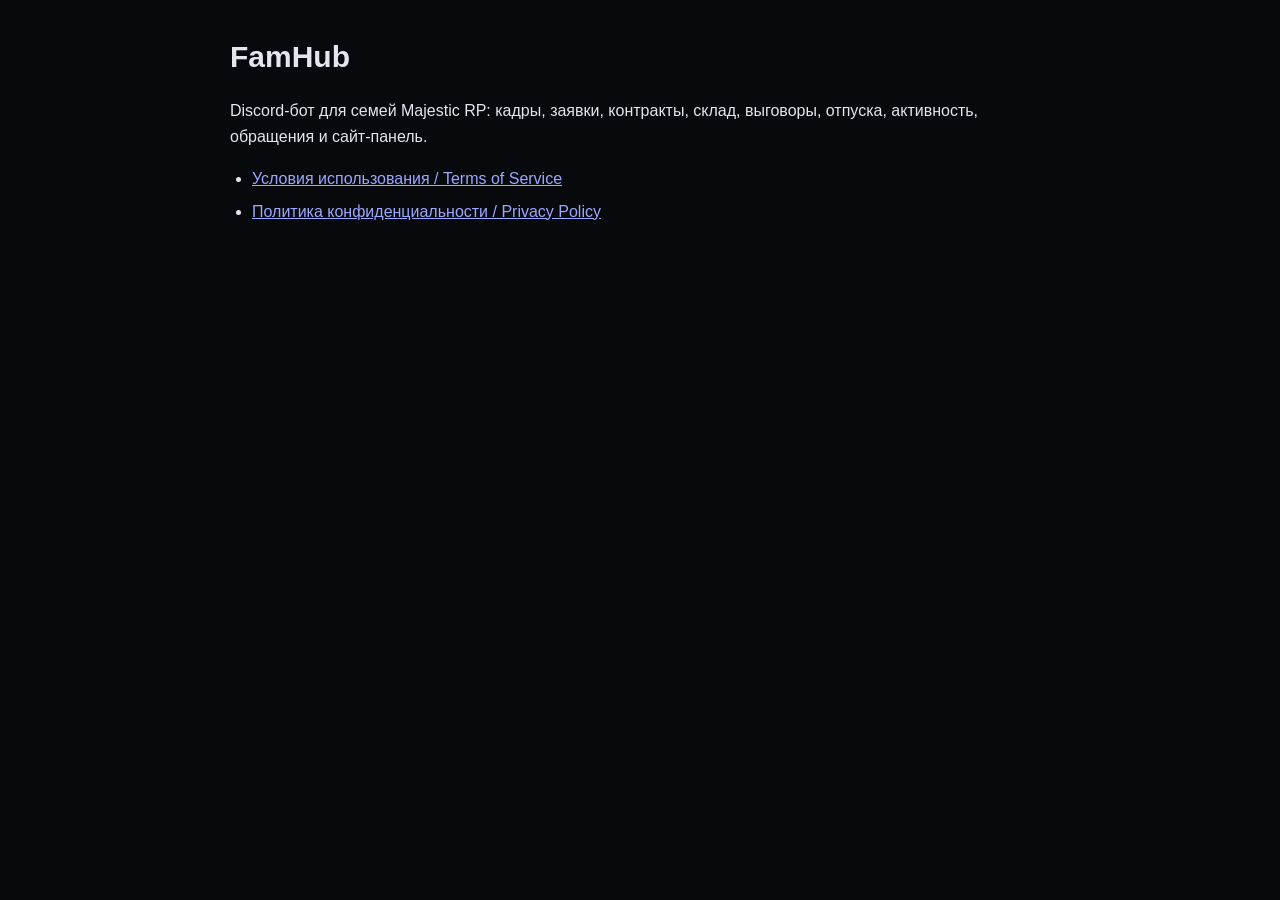
<file: index.html>
<!DOCTYPE html>
<html lang="ru">
<head>
<meta charset="utf-8">
<meta name="viewport" content="width=device-width, initial-scale=1">
<title>FamHub</title>
<link rel="stylesheet" href="legal.css">
</head>
<body>
<main class="legal">
<h1>FamHub</h1>
<p>Discord-бот для семей Majestic RP: кадры, заявки, контракты, склад, выговоры, отпуска, активность, обращения и сайт-панель.</p>
<ul>
<li><a href="terms.html">Условия использования / Terms of Service</a></li>
<li><a href="privacy.html">Политика конфиденциальности / Privacy Policy</a></li>
</ul>
</main>
</body>
</html>
</file>
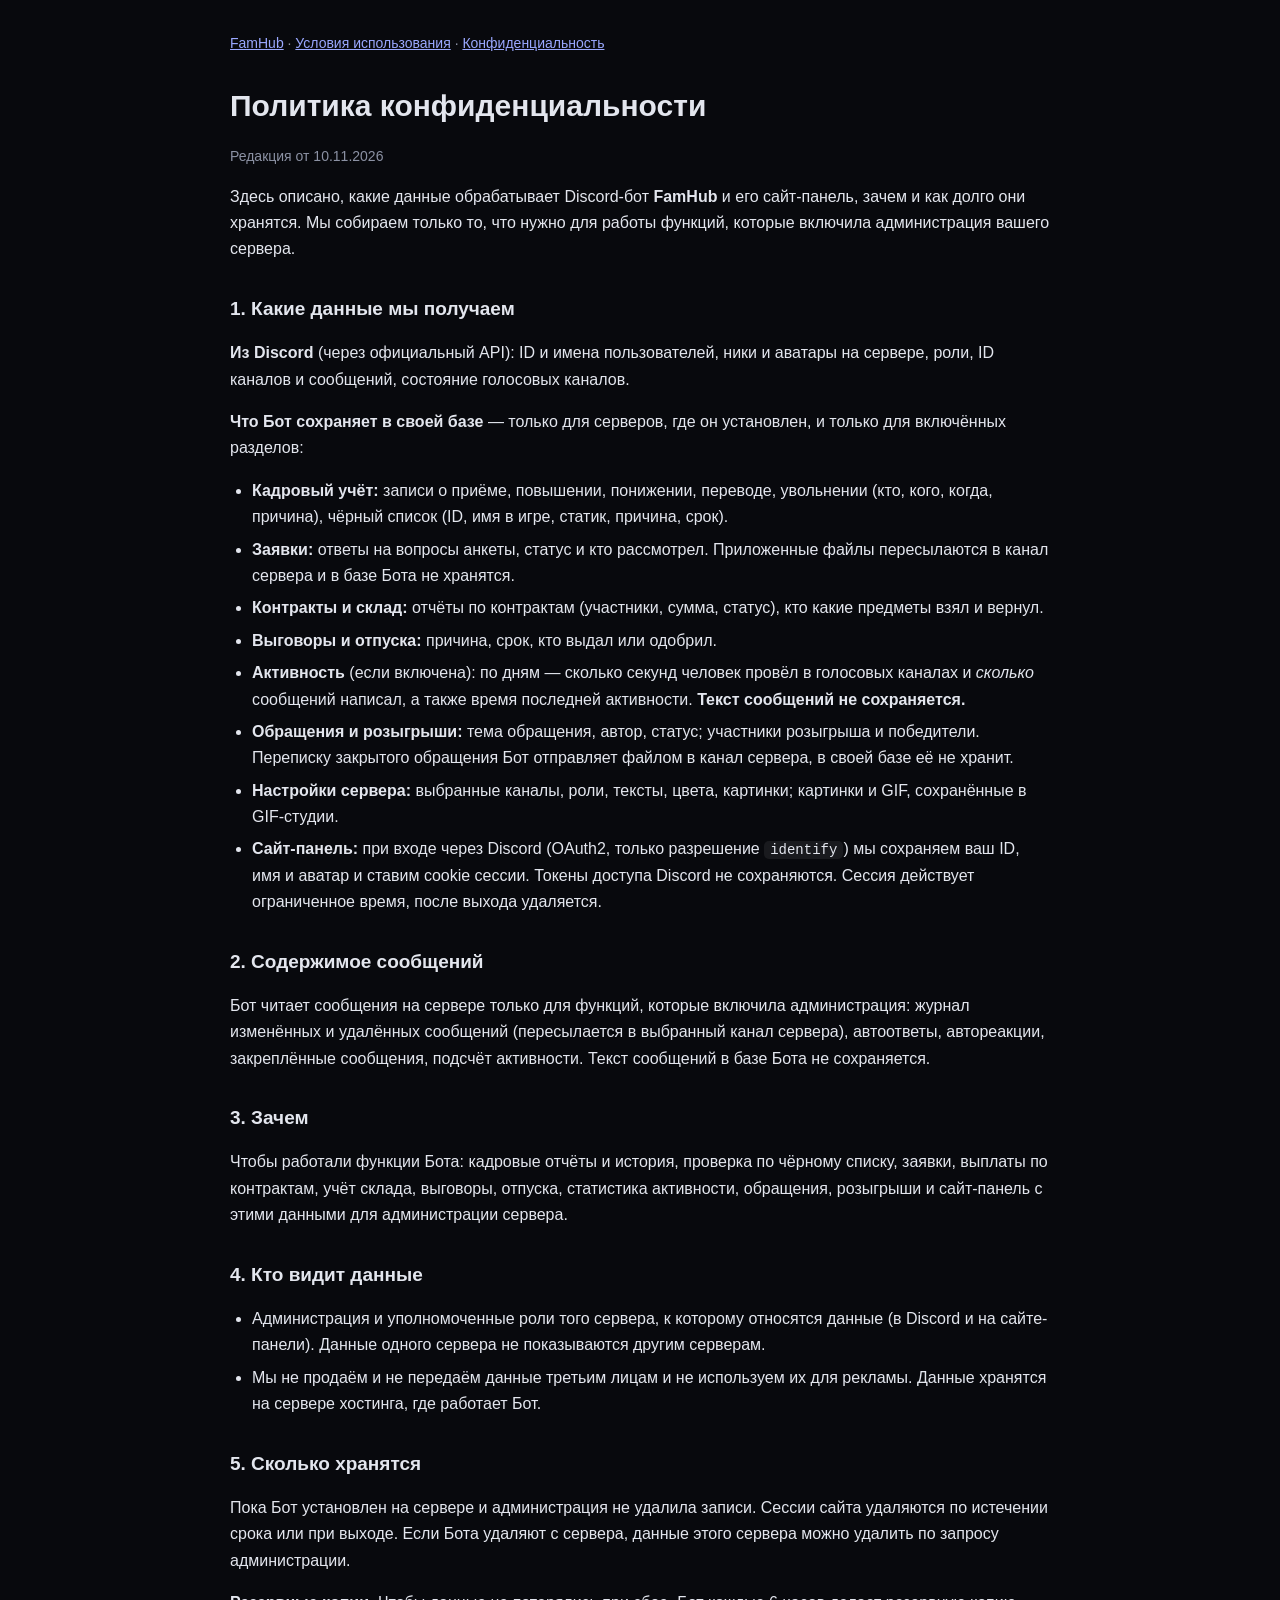
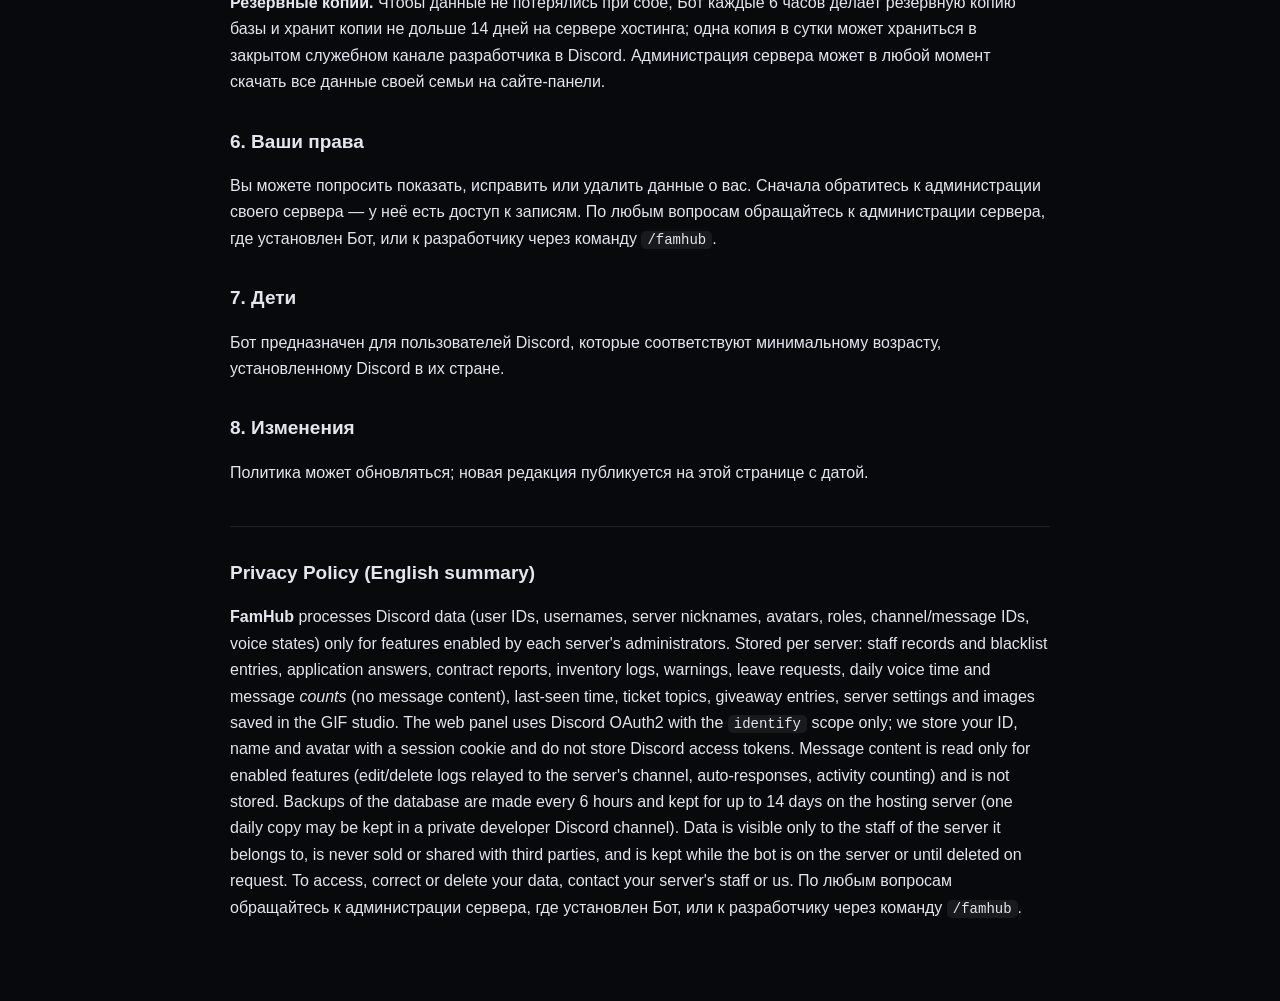
<file: privacy.html>
<!DOCTYPE html>
<html lang="ru">
<head>
<meta charset="utf-8">
<meta name="viewport" content="width=device-width, initial-scale=1">
<meta name="color-scheme" content="dark">
<title>Политика конфиденциальности — FamHub</title>
<link rel="stylesheet" href="legal.css">
</head>
<body>
<main class="legal">
<nav><a href="./">FamHub</a> · <a href="terms.html">Условия использования</a> · <a href="privacy.html">Конфиденциальность</a></nav>
<h1>Политика конфиденциальности</h1>
<p class="muted">Редакция от 10.11.2026</p>

<p>Здесь описано, какие данные обрабатывает Discord-бот <b>FamHub</b> и его сайт-панель, зачем и как долго они хранятся. Мы собираем только то, что нужно для работы функций, которые включила администрация вашего сервера.</p>

<h2>1. Какие данные мы получаем</h2>
<p><b>Из Discord</b> (через официальный API): ID и имена пользователей, ники и аватары на сервере, роли, ID каналов и сообщений, состояние голосовых каналов.</p>
<p><b>Что Бот сохраняет в своей базе</b> — только для серверов, где он установлен, и только для включённых разделов:</p>
<ul>
<li><b>Кадровый учёт:</b> записи о приёме, повышении, понижении, переводе, увольнении (кто, кого, когда, причина), чёрный список (ID, имя в игре, статик, причина, срок).</li>
<li><b>Заявки:</b> ответы на вопросы анкеты, статус и кто рассмотрел. Приложенные файлы пересылаются в канал сервера и в базе Бота не хранятся.</li>
<li><b>Контракты и склад:</b> отчёты по контрактам (участники, сумма, статус), кто какие предметы взял и вернул.</li>
<li><b>Выговоры и отпуска:</b> причина, срок, кто выдал или одобрил.</li>
<li><b>Активность</b> (если включена): по дням — сколько секунд человек провёл в голосовых каналах и <i>сколько</i> сообщений написал, а также время последней активности. <b>Текст сообщений не сохраняется.</b></li>
<li><b>Обращения и розыгрыши:</b> тема обращения, автор, статус; участники розыгрыша и победители. Переписку закрытого обращения Бот отправляет файлом в канал сервера, в своей базе её не хранит.</li>
<li><b>Настройки сервера:</b> выбранные каналы, роли, тексты, цвета, картинки; картинки и GIF, сохранённые в GIF-студии.</li>
<li><b>Сайт-панель:</b> при входе через Discord (OAuth2, только разрешение <code>identify</code>) мы сохраняем ваш ID, имя и аватар и ставим cookie сессии. Токены доступа Discord не сохраняются. Сессия действует ограниченное время, после выхода удаляется.</li>
</ul>

<h2>2. Содержимое сообщений</h2>
<p>Бот читает сообщения на сервере только для функций, которые включила администрация: журнал изменённых и удалённых сообщений (пересылается в выбранный канал сервера), автоответы, автореакции, закреплённые сообщения, подсчёт активности. Текст сообщений в базе Бота не сохраняется.</p>

<h2>3. Зачем</h2>
<p>Чтобы работали функции Бота: кадровые отчёты и история, проверка по чёрному списку, заявки, выплаты по контрактам, учёт склада, выговоры, отпуска, статистика активности, обращения, розыгрыши и сайт-панель с этими данными для администрации сервера.</p>

<h2>4. Кто видит данные</h2>
<ul>
<li>Администрация и уполномоченные роли того сервера, к которому относятся данные (в Discord и на сайте-панели). Данные одного сервера не показываются другим серверам.</li>
<li>Мы не продаём и не передаём данные третьим лицам и не используем их для рекламы. Данные хранятся на сервере хостинга, где работает Бот.</li>
</ul>

<h2>5. Сколько хранятся</h2>
<p>Пока Бот установлен на сервере и администрация не удалила записи. Сессии сайта удаляются по истечении срока или при выходе. Если Бота удаляют с сервера, данные этого сервера можно удалить по запросу администрации.</p>
<p><b>Резервные копии.</b> Чтобы данные не потерялись при сбое, Бот каждые 6 часов делает резервную копию базы и хранит копии не дольше 14 дней на сервере хостинга; одна копия в сутки может храниться в закрытом служебном канале разработчика в Discord. Администрация сервера может в любой момент скачать все данные своей семьи на сайте-панели.</p>

<h2>6. Ваши права</h2>
<p>Вы можете попросить показать, исправить или удалить данные о вас. Сначала обратитесь к администрации своего сервера — у неё есть доступ к записям. По любым вопросам обращайтесь к администрации сервера, где установлен Бот, или к разработчику через команду <code>/famhub</code>.</p>

<h2>7. Дети</h2>
<p>Бот предназначен для пользователей Discord, которые соответствуют минимальному возрасту, установленному Discord в их стране.</p>

<h2>8. Изменения</h2>
<p>Политика может обновляться; новая редакция публикуется на этой странице с датой.</p>

<hr>
<h2>Privacy Policy (English summary)</h2>
<p><b>FamHub</b> processes Discord data (user IDs, usernames, server nicknames, avatars, roles, channel/message IDs, voice states) only for features enabled by each server's administrators. Stored per server: staff records and blacklist entries, application answers, contract reports, inventory logs, warnings, leave requests, daily voice time and message <i>counts</i> (no message content), last-seen time, ticket topics, giveaway entries, server settings and images saved in the GIF studio. The web panel uses Discord OAuth2 with the <code>identify</code> scope only; we store your ID, name and avatar with a session cookie and do not store Discord access tokens. Message content is read only for enabled features (edit/delete logs relayed to the server's channel, auto-responses, activity counting) and is not stored. Backups of the database are made every 6 hours and kept for up to 14 days on the hosting server (one daily copy may be kept in a private developer Discord channel). Data is visible only to the staff of the server it belongs to, is never sold or shared with third parties, and is kept while the bot is on the server or until deleted on request. To access, correct or delete your data, contact your server's staff or us. По любым вопросам обращайтесь к администрации сервера, где установлен Бот, или к разработчику через команду <code>/famhub</code>.</p>

</main>
</body>
</html>
</file>
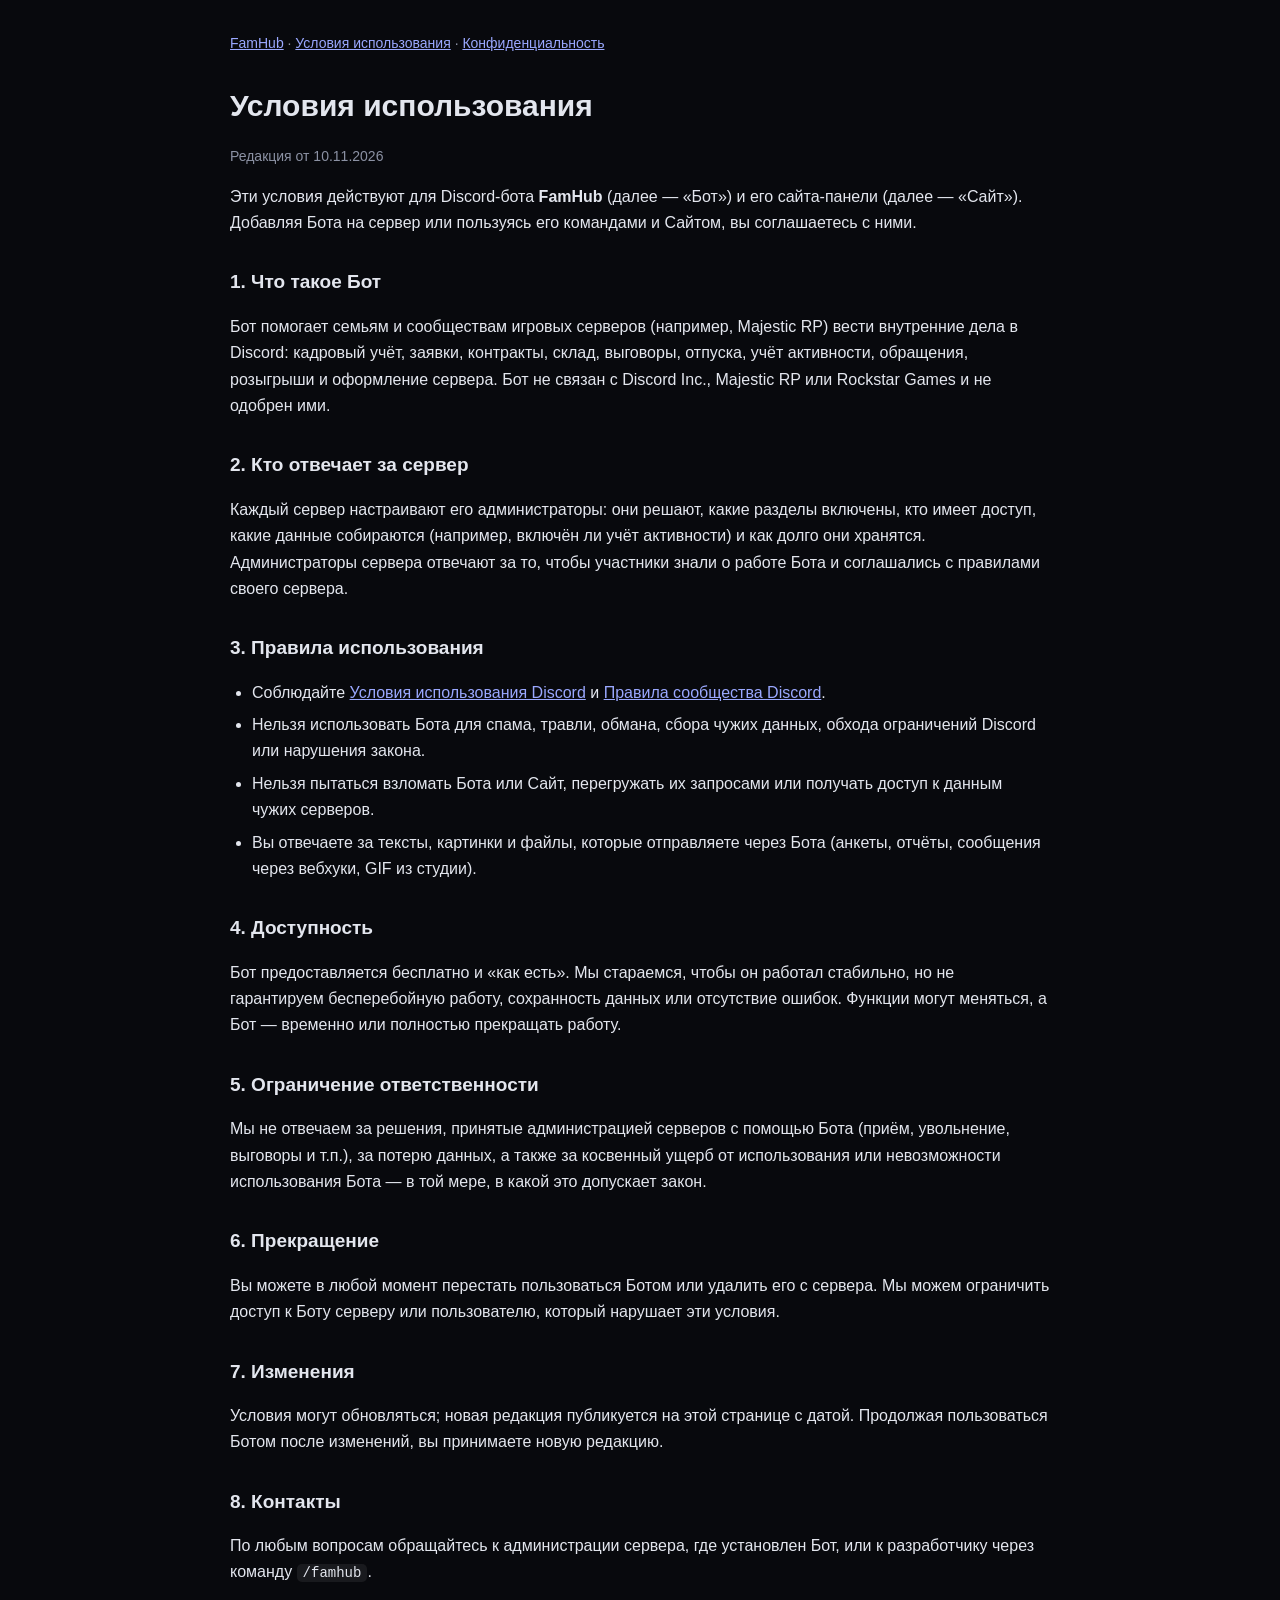
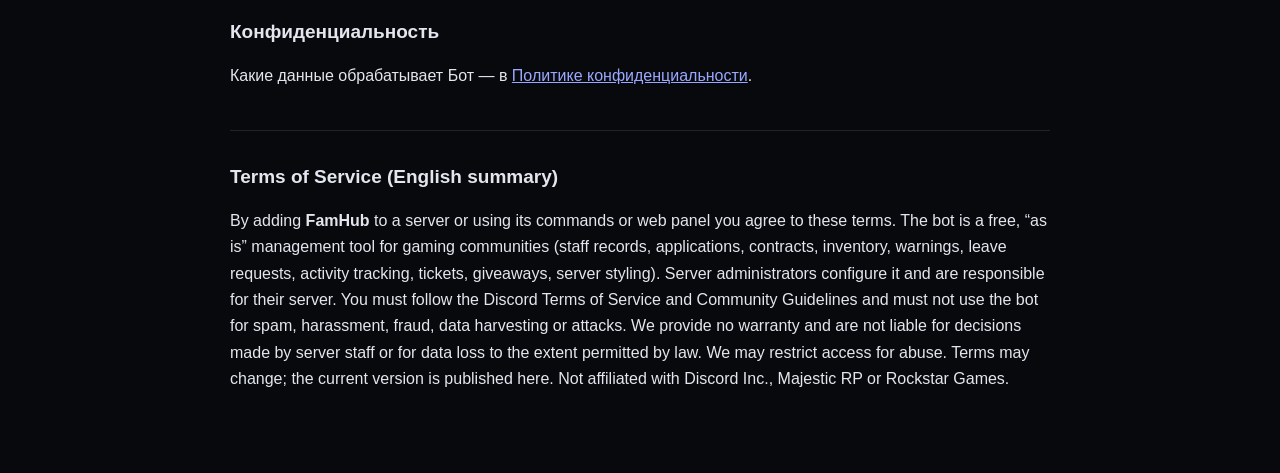
<file: terms.html>
<!DOCTYPE html>
<html lang="ru">
<head>
<meta charset="utf-8">
<meta name="viewport" content="width=device-width, initial-scale=1">
<meta name="color-scheme" content="dark">
<title>Условия использования — FamHub</title>
<link rel="stylesheet" href="legal.css">
</head>
<body>
<main class="legal">
<nav><a href="./">FamHub</a> · <a href="terms.html">Условия использования</a> · <a href="privacy.html">Конфиденциальность</a></nav>
<h1>Условия использования</h1>
<p class="muted">Редакция от 10.11.2026</p>

<p>Эти условия действуют для Discord-бота <b>FamHub</b> (далее — «Бот») и его сайта-панели (далее — «Сайт»). Добавляя Бота на сервер или пользуясь его командами и Сайтом, вы соглашаетесь с ними.</p>

<h2>1. Что такое Бот</h2>
<p>Бот помогает семьям и сообществам игровых серверов (например, Majestic RP) вести внутренние дела в Discord: кадровый учёт, заявки, контракты, склад, выговоры, отпуска, учёт активности, обращения, розыгрыши и оформление сервера. Бот не связан с Discord Inc., Majestic RP или Rockstar Games и не одобрен ими.</p>

<h2>2. Кто отвечает за сервер</h2>
<p>Каждый сервер настраивают его администраторы: они решают, какие разделы включены, кто имеет доступ, какие данные собираются (например, включён ли учёт активности) и как долго они хранятся. Администраторы сервера отвечают за то, чтобы участники знали о работе Бота и соглашались с правилами своего сервера.</p>

<h2>3. Правила использования</h2>
<ul>
<li>Соблюдайте <a href="https://discord.com/terms">Условия использования Discord</a> и <a href="https://discord.com/guidelines">Правила сообщества Discord</a>.</li>
<li>Нельзя использовать Бота для спама, травли, обмана, сбора чужих данных, обхода ограничений Discord или нарушения закона.</li>
<li>Нельзя пытаться взломать Бота или Сайт, перегружать их запросами или получать доступ к данным чужих серверов.</li>
<li>Вы отвечаете за тексты, картинки и файлы, которые отправляете через Бота (анкеты, отчёты, сообщения через вебхуки, GIF из студии).</li>
</ul>

<h2>4. Доступность</h2>
<p>Бот предоставляется бесплатно и «как есть». Мы стараемся, чтобы он работал стабильно, но не гарантируем бесперебойную работу, сохранность данных или отсутствие ошибок. Функции могут меняться, а Бот — временно или полностью прекращать работу.</p>

<h2>5. Ограничение ответственности</h2>
<p>Мы не отвечаем за решения, принятые администрацией серверов с помощью Бота (приём, увольнение, выговоры и т.п.), за потерю данных, а также за косвенный ущерб от использования или невозможности использования Бота — в той мере, в какой это допускает закон.</p>

<h2>6. Прекращение</h2>
<p>Вы можете в любой момент перестать пользоваться Ботом или удалить его с сервера. Мы можем ограничить доступ к Боту серверу или пользователю, который нарушает эти условия.</p>

<h2>7. Изменения</h2>
<p>Условия могут обновляться; новая редакция публикуется на этой странице с датой. Продолжая пользоваться Ботом после изменений, вы принимаете новую редакцию.</p>

<h2>8. Контакты</h2>
<p>По любым вопросам обращайтесь к администрации сервера, где установлен Бот, или к разработчику через команду <code>/famhub</code>.</p>

<h2>Конфиденциальность</h2>
<p>Какие данные обрабатывает Бот — в <a href="privacy.html">Политике конфиденциальности</a>.</p>

<hr>
<h2>Terms of Service (English summary)</h2>
<p>By adding <b>FamHub</b> to a server or using its commands or web panel you agree to these terms. The bot is a free, “as is” management tool for gaming communities (staff records, applications, contracts, inventory, warnings, leave requests, activity tracking, tickets, giveaways, server styling). Server administrators configure it and are responsible for their server. You must follow the Discord Terms of Service and Community Guidelines and must not use the bot for spam, harassment, fraud, data harvesting or attacks. We provide no warranty and are not liable for decisions made by server staff or for data loss to the extent permitted by law. We may restrict access for abuse. Terms may change; the current version is published here. Not affiliated with Discord Inc., Majestic RP or Rockstar Games.</p>

</main>
</body>
</html>
</file>
<file: legal.css>
:root { color-scheme: dark; }
body { margin: 0; background: #08090d; color: #e3e6ee; font: 16px/1.65 "Segoe UI", Roboto, "Noto Sans", Arial, sans-serif; }
.legal { max-width: 820px; margin: 0 auto; padding: 32px 22px 64px; }
.legal nav { font-size: 14px; margin-bottom: 26px; color: #8c92a4; }
.legal a { color: #9aa8ff; }
.legal h1 { font-size: 30px; margin: 0 0 4px; }
.legal h2 { font-size: 19px; margin: 30px 0 8px; }
.legal ul { padding-left: 22px; }
.legal li { margin: 6px 0; }
.legal code { background: rgba(255, 255, 255, .07); padding: 1px 6px; border-radius: 5px; font-size: 14px; }
.legal hr { border: 0; border-top: 1px solid rgba(255, 255, 255, .1); margin: 40px 0 10px; }
.muted { color: #8c92a4; font-size: 14px; }
</file>
